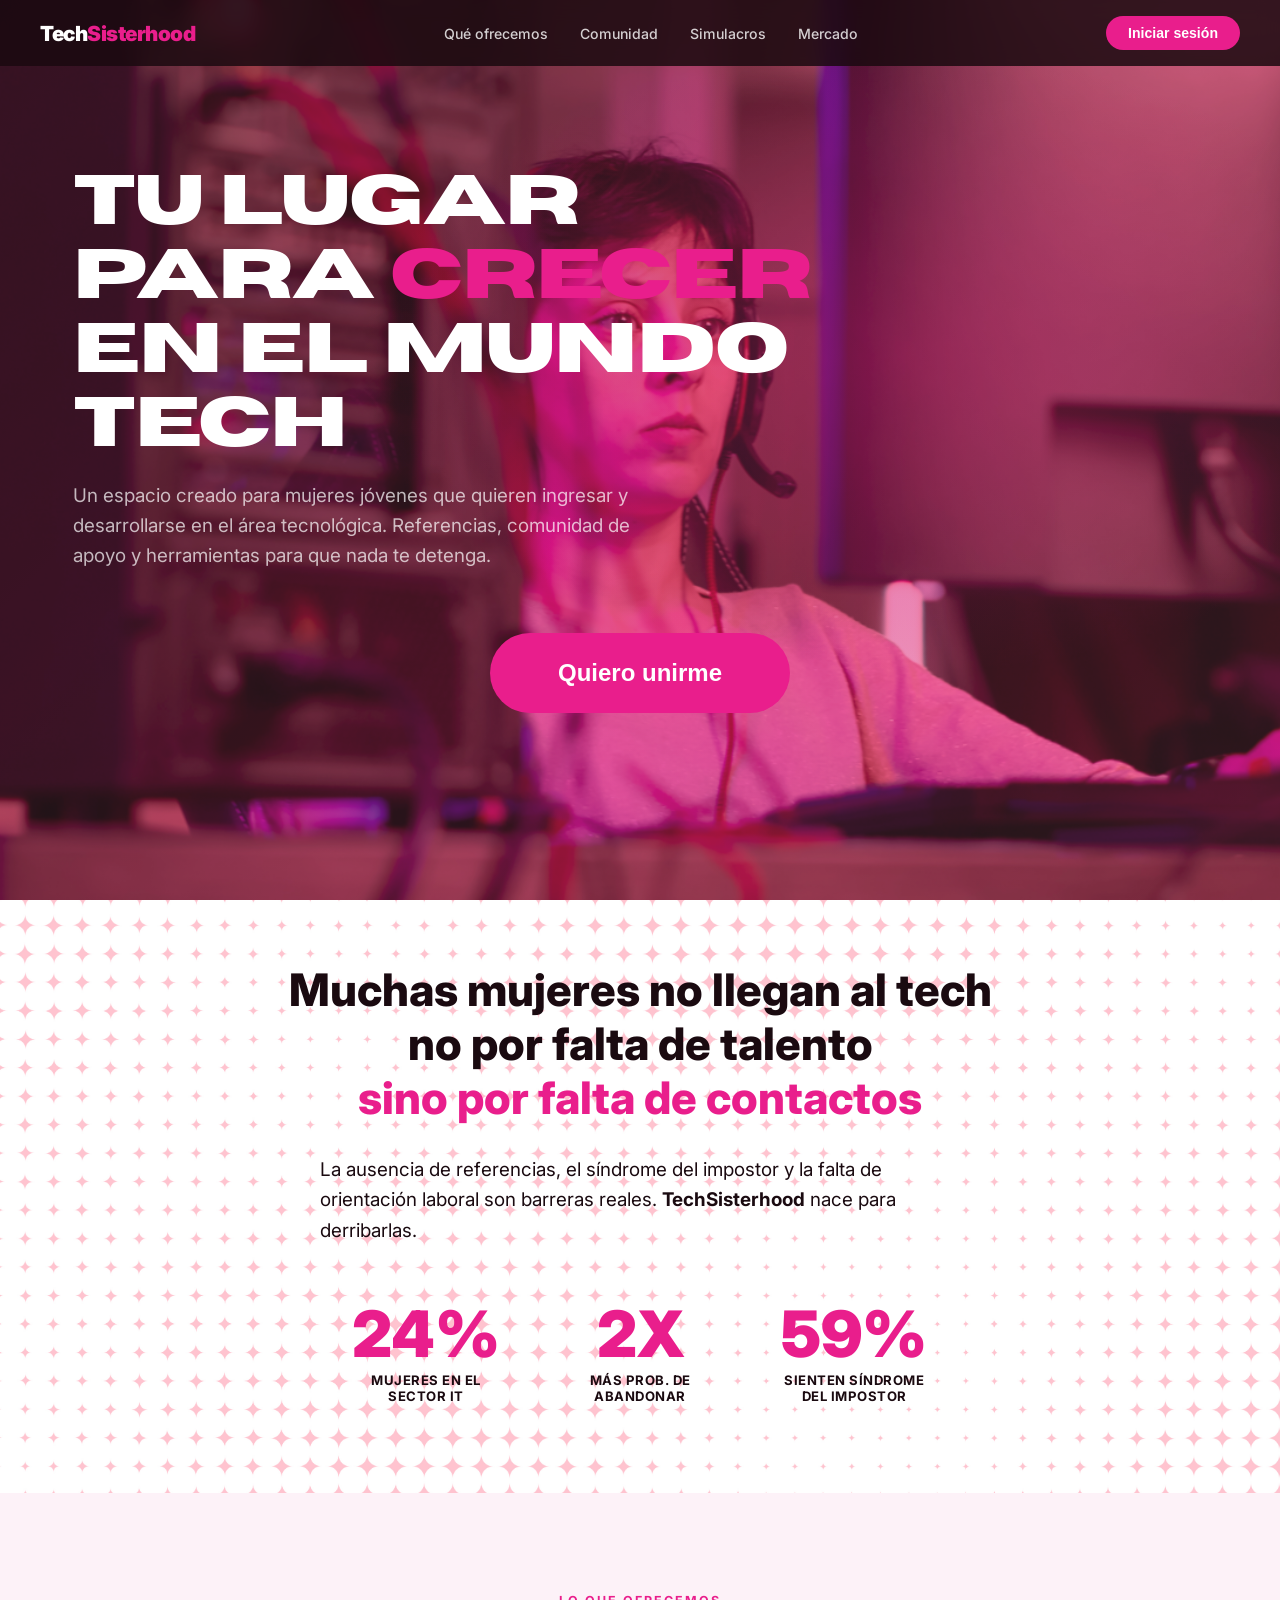
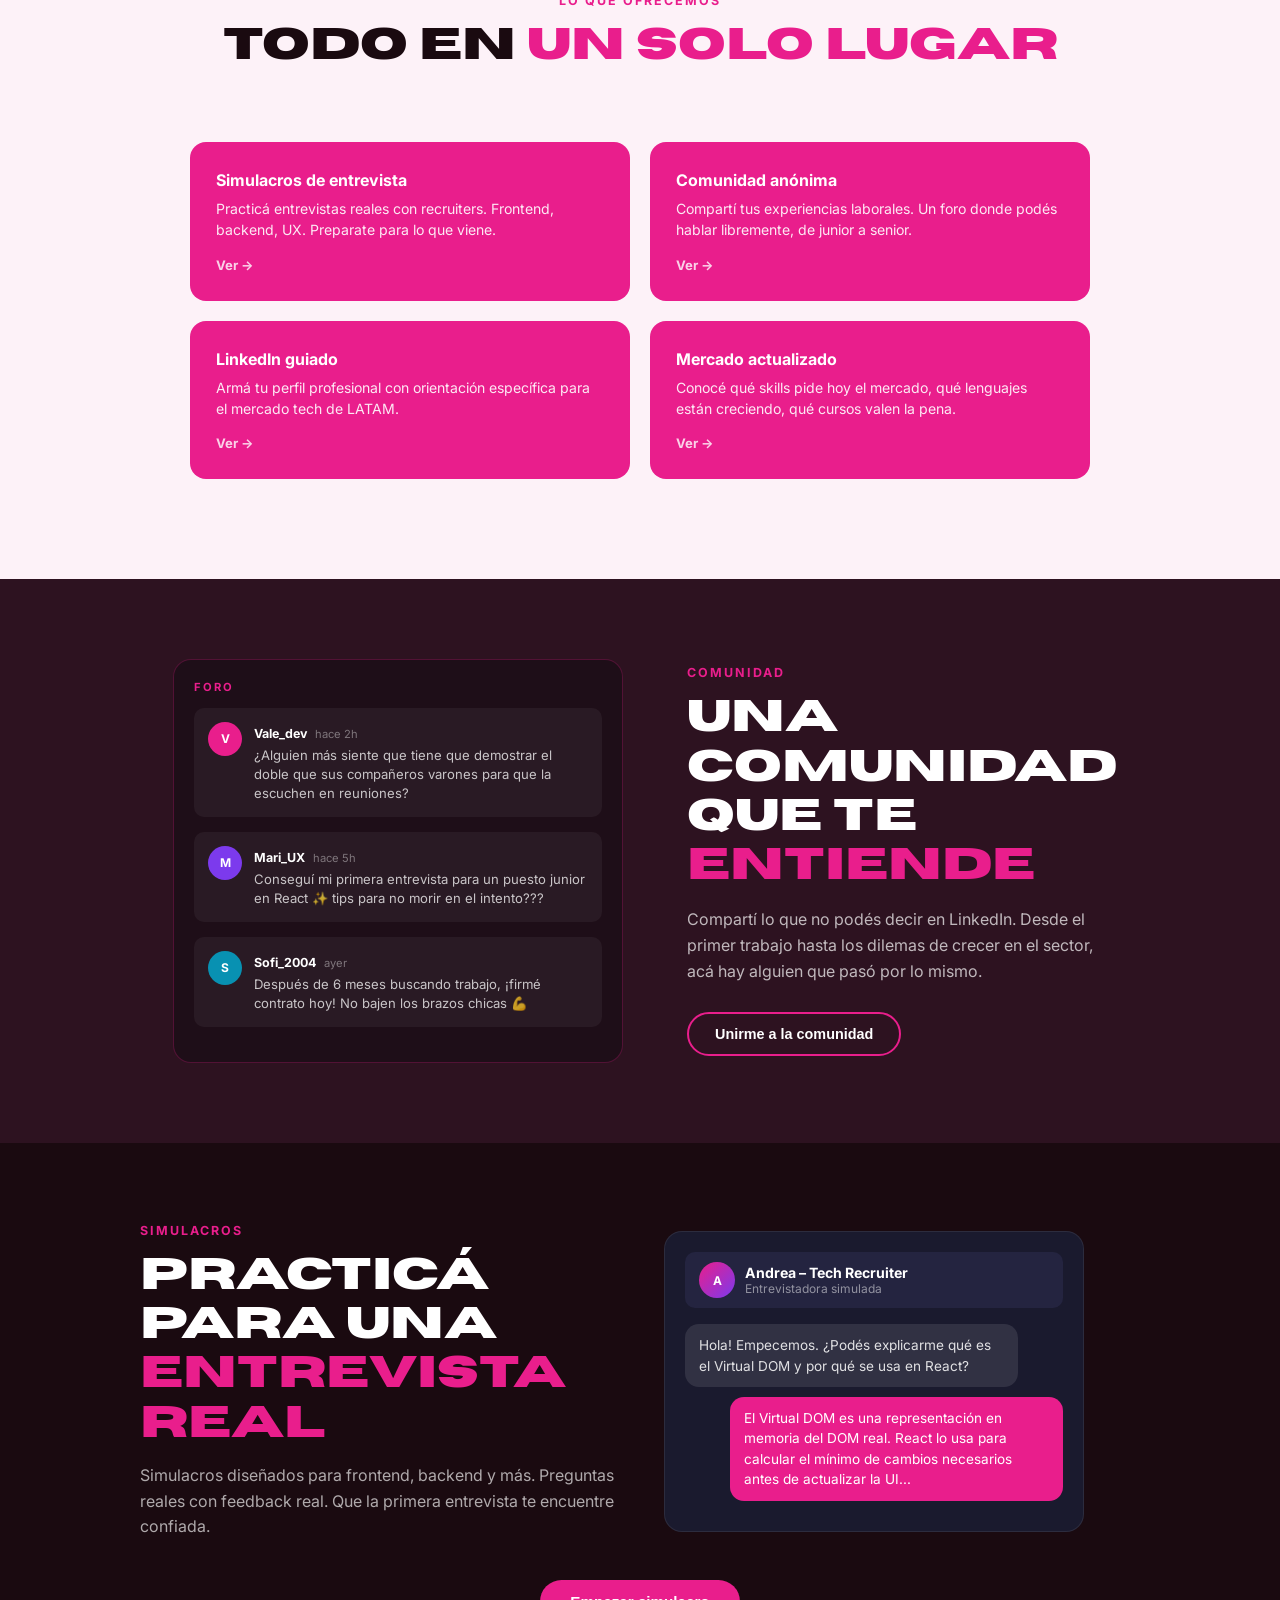
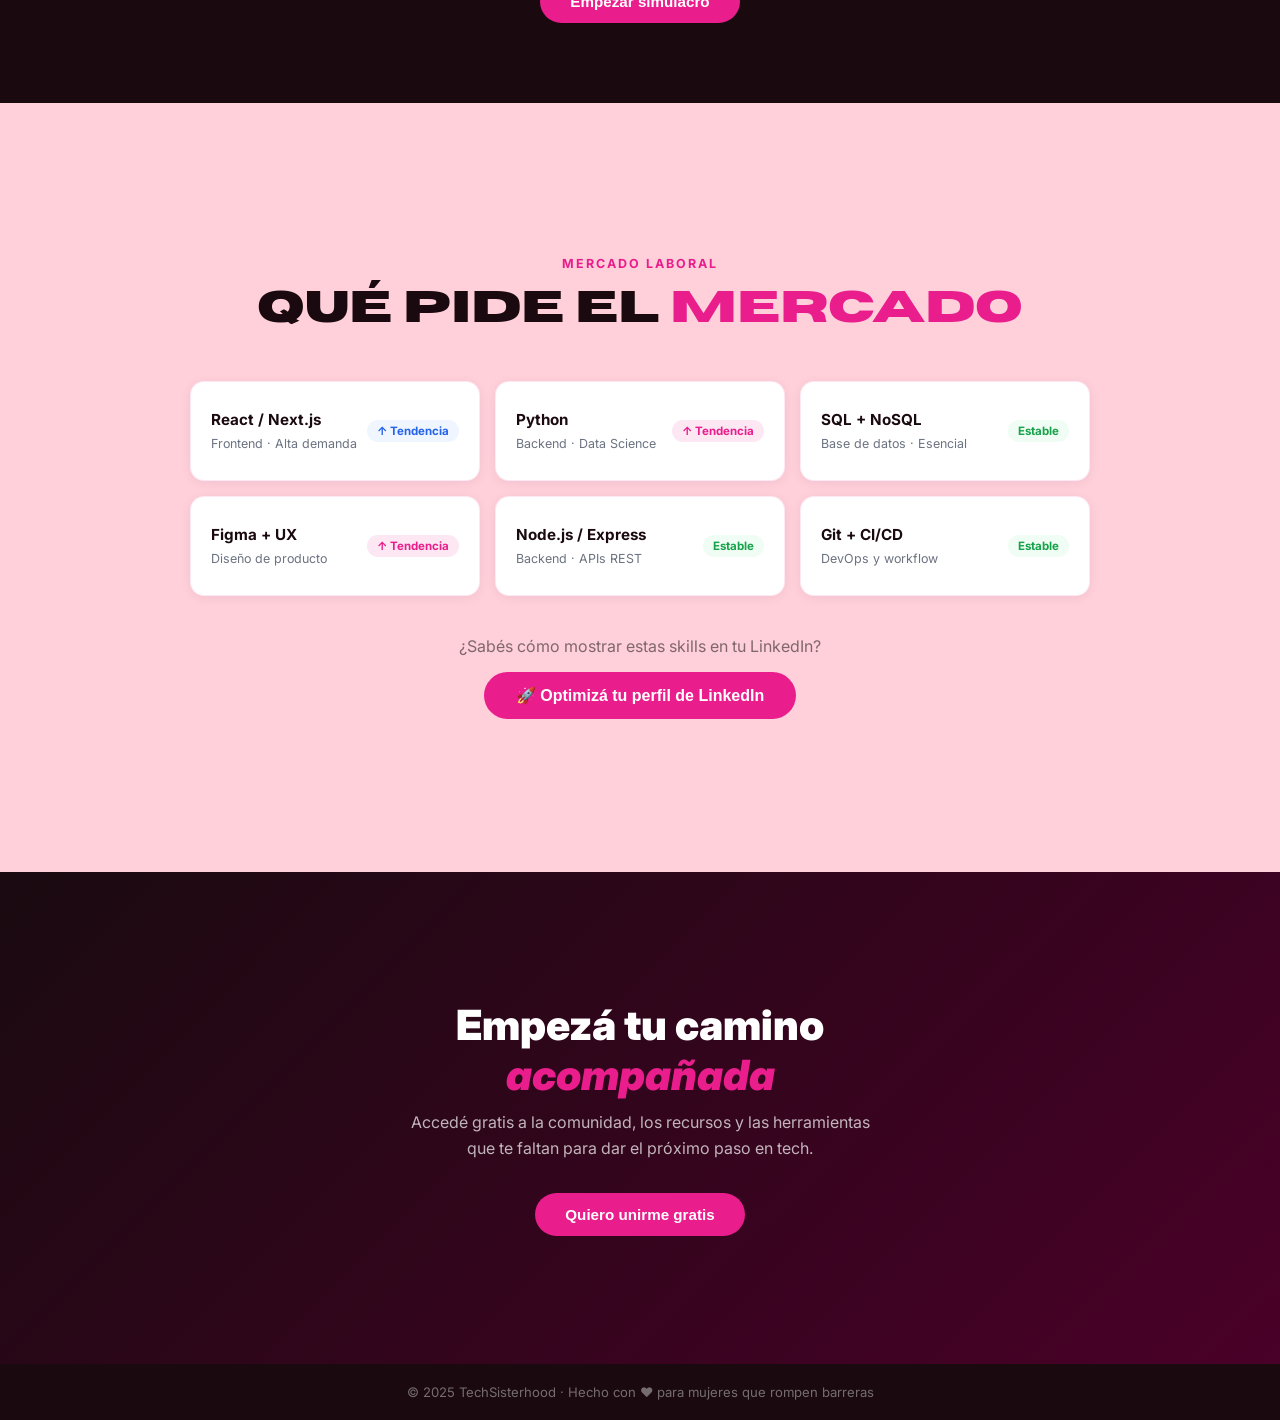
<file: index.html>
<!DOCTYPE html>
<html lang="es">
<head>
  <meta charset="UTF-8" />
  <meta name="viewport" content="width=device-width, initial-scale=1.0"/>
  <title>TechSisterhood – Tu lugar para crecer en el mundo tech</title>
  <link href="https://fonts.googleapis.com/css2?family=Inter:wght@400;500;600;700;800;900&display=swap" rel="stylesheet"/>
  
  <link rel="stylesheet" href="index.css"/>
</head>
<body>

<!-- NAV -->
<nav>
  <div class="logo">Tech<span>Sisterhood</span></div>
  <ul>
    <li><a href="#features">Qué ofrecemos</a></li>
    <li><a href="#community">Comunidad</a></li>
    <li><a href="#simulacros">Simulacros</a></li>
    <li><a href="#mercado">Mercado</a></li>
  </ul>
 <button class="nav-cta" onclick="abrirModal(); mostrarLogin();">Iniciar sesión</button>
</nav>

<!-- HERO -->
<section class="hero">
  <div class="hero-content">
    <h1 class="titulos">Tu lugar para<em> crecer</em> en el mundo tech</h1>
    <p>Un espacio creado para mujeres jóvenes que quieren ingresar y desarrollarse en el área tecnológica. Referencias, comunidad de apoyo y herramientas para que nada te detenga.</p>
  </div>
    <div class="hero-btns">
      <button class="btn-primary" id="botonPrincipal">Quiero unirme</button>
    </div>
</section>

<!-- PROBLEM -->
<section class="problem">
  <h1>Muchas mujeres no llegan al tech<br/> no por falta de talento<br/><em>sino por falta de contactos</em></h1>
  <p>La ausencia de referencias, el síndrome del impostor y la falta de orientación laboral son barreras reales. <strong>TechSisterhood</strong> nace para derribarlas.</p>
  <div class="stats">
    <div class="stat-box">
      <div class="num" data-target="28" data-suffix="%">28%</div>
      <div class="label">Mujeres en el sector IT</div>
    </div>
    <div class="stat-box">
      <div class="num" data-target="3" data-suffix="X">3X</div>
      <div class="label">Más prob. de abandonar</div>
    </div>
    <div class="stat-box">
      <div class="num" data-target="67" data-suffix="%">67%</div>
      <div class="label">Sienten síndrome del impostor</div>
    </div>
  </div>
</section>

<!-- FEATURES -->
<section class="features" id="features">
  <div class="section-label" class="titulos">Lo que ofrecemos</div>
  <div class="section-title"> Todo en <em>un solo lugar</em> </div>
  <div class="features-grid">
    <div class="feature-card">
      <h3>Simulacros de entrevista</h3>
      <p>Practicá entrevistas reales con recruiters. Frontend, backend, UX. Preparate para lo que viene.</p>
      <div class="arrow">Ver →</div>
    </div>
    <div class="feature-card">
      <h3>Comunidad anónima</h3>
      <p>Compartí tus experiencias laborales. Un foro donde podés hablar libremente, de junior a senior.</p>
      <div class="arrow">Ver →</div>
    </div>
    <div class="feature-card">
      <h3>LinkedIn guiado</h3>
      <p>Armá tu perfil profesional con orientación específica para el mercado tech de LATAM.</p>
      <div class="arrow" onclick="abrirLinkedin()">Ver →</div>
    </div>
    <div class="feature-card">
      <h3>Mercado actualizado</h3>
      <p>Conocé qué skills pide hoy el mercado, qué lenguajes están creciendo, qué cursos valen la pena.</p>
      <div class="arrow">Ver →</div>
    </div>
  </div>
</section>

<!-- COMMUNITY -->
<section class="community" id="community">
  <div class="forum-mockup">
    <div class="forum-label">Foro</div>
    <div class="forum-post">
      <div class="avatar">V</div>
      <div class="post-body">
        <div><span class="post-user">Vale_dev</span><span class="post-time">hace 2h</span></div>
        <div class="post-text">¿Alguien más siente que tiene que demostrar el doble que sus compañeros varones para que la escuchen en reuniones?</div>
      </div>
    </div>
    <div class="forum-post">
      <div class="avatar" style="background:#7c3aed">M</div>
      <div class="post-body">
        <div><span class="post-user">Mari_UX</span><span class="post-time">hace 5h</span></div>
        <div class="post-text">Conseguí mi primera entrevista para un puesto junior en React ✨ tips para no morir en el intento???</div>
      </div>
    </div>
    <div class="forum-post">
      <div class="avatar" style="background:#0891b2">S</div>
      <div class="post-body">
        <div><span class="post-user">Sofi_2004</span><span class="post-time">ayer</span></div>
        <div class="post-text">Después de 6 meses buscando trabajo, ¡firmé contrato hoy! No bajen los brazos chicas 💪</div>
      </div>
    </div>
  </div>
  <div class="community-text">
    <div class="section-label">Comunidad</div>
    <h2 class="titulos">Una comunidad<br/>que te <em>entiende</em></h2>
    <p>Compartí lo que no podés decir en LinkedIn. Desde el primer trabajo hasta los dilemas de crecer en el sector, acá hay alguien que pasó por lo mismo.</p>
    <button class="btn-pink-outline" onclick="abrirModalComunidad()">Unirme a la comunidad</button>
  </div>
</section>

<!-- SIMULACROS -->
<section class="simulacros" id="simulacros">
  <div class="simulacros-grid">
    <div class="simulacros-text">
      <div class="section-label">Simulacros</div>
      <h2 class="titulos">Practicá para una<br/><em>entrevista real</em></h2>
      <p>Simulacros diseñados para frontend, backend y más. Preguntas reales con feedback real. Que la primera entrevista te encuentre confiada.</p>
    </div>
    <div class="chat-mockup">
      <div class="chat-header">
        <div class="chat-avatar">A</div>
        <div>
          <div class="chat-name">Andrea – Tech Recruiter</div>
          <div class="chat-role">Entrevistadora simulada</div>
        </div>
      </div>
      <div class="chat-bubble bubble-recruiter">Hola! Empecemos. ¿Podés explicarme qué es el Virtual DOM y por qué se usa en React?</div>
      <div class="chat-bubble bubble-user">El Virtual DOM es una representación en memoria del DOM real. React lo usa para calcular el mínimo de cambios necesarios antes de actualizar la UI...</div>
    </div>
  </div>
<button class="btn-simulacro" onclick="window.location.href='btnsimulacro/btn.html'">Empezar simulacro</button>
</section>

<!-- MERCADO -->
<section class="mercado" id="mercado">
  <div class="section-label">Mercado laboral</div>
  <div class="section-title" class="titulos">Qué pide el <em>mercado</em></div>
  <div class="mercado-grid">
    <div class="skill-card">
      <div class="skill-info">
        <h4>React / Next.js</h4>
        <span>Frontend · Alta demanda</span>
      </div>
      <span class="skill-tag tag-demand">↑ Tendencia</span>
    </div>
    <div class="skill-card">
      <div class="skill-info">
        <h4>Python</h4>
        <span>Backend · Data Science</span>
      </div>
      <span class="skill-tag tag-trend">↑ Tendencia</span>
    </div>
    <div class="skill-card">
      <div class="skill-info">
        <h4>SQL + NoSQL</h4>
        <span>Base de datos · Esencial</span>
      </div>
      <span class="skill-tag tag-stable">Estable</span>
    </div>
    <div class="skill-card">
      <div class="skill-info">
        <h4>Figma + UX</h4>
        <span>Diseño de producto</span>
      </div>
      <span class="skill-tag tag-trend">↑ Tendencia</span>
    </div>
    <div class="skill-card">
      <div class="skill-info">
        <h4>Node.js / Express</h4>
        <span>Backend · APIs REST</span>
      </div>
      <span class="skill-tag tag-stable">Estable</span>
    </div>
    <div class="skill-card">
      <div class="skill-info">
        <h4>Git + CI/CD</h4>
        <span>DevOps y workflow</span>
      </div>
      <span class="skill-tag tag-stable">Estable</span>
    </div>
  </div>
  <div style="text-align:center; margin-top:40px">
  <p style="color:rgba(0,0,0,0.5); margin-bottom:16px">¿Sabés cómo mostrar estas skills en tu LinkedIn?</p>
  <button style="background:#e91e8c; color:white; border:none; border-radius:25px; padding:14px 32px; font-size:1rem; font-weight:600; cursor:pointer;" onclick="abrirLinkedin()">🚀 Optimizá tu perfil de LinkedIn</button>
</div>
</section>

<!-- CTA FINAL -->
<section class="cta-final">
  <h2>Empezá tu camino<br/><em>acompañada</em></h2>
  <p>Accedé gratis a la comunidad, los recursos y las herramientas que te faltan para dar el próximo paso en tech.</p>
  <button class="btn-primary">Quiero unirme gratis</button>
</section>

<!-- FOOTER -->
<footer>
  © 2025 TechSisterhood · Hecho con ❤️ para mujeres que rompen barreras
</footer>


<div id="modal" class="modal-overlay" style="display:none">
  <div class="modal-box">
    <button class="modal-close" onclick="cerrarModal()">✕</button>

    <div id="vista-registro">
      <h2>Registro</h2>
      <div class="input-group">
        <span>👤</span>
        <input type="text" id="reg-nombre" placeholder="Nombre" />
      </div>
      <div class="input-group">
        <span>✉️</span>
        <input type="email" id="reg-email" placeholder="Correo" />
      </div>
      <div class="input-group">
        <span>🔒</span>
        <input type="password" id="reg-pass" placeholder="Contraseña" />
      </div>
      <div class="modal-btns">
        <button class="btn-registro" onclick="registrar()">Registro</button>
        <button class="btn-switch" onclick="mostrarLogin()">Login</button>
      </div>
      <p class="link-cambio">¿Ya tenés cuenta? <span onclick="mostrarLogin()">Iniciá sesión</span></p>
    </div>

    <div id="vista-login" style="display:none">
      <h2>Login</h2>
      <div class="input-group">
        <span>✉️</span>
        <input type="email" id="log-email" placeholder="Correo" />
      </div>
      <div class="input-group">
        <span>🔒</span>
        <input type="password" id="log-pass" placeholder="Contraseña" />
      </div>
      <div class="modal-btns">
        <button class="btn-registro" onclick="mostrarRegistro()">Registro</button>
        <button class="btn-switch" onclick="login()">Login</button>
      </div>
      <p class="link-cambio">¿No tenés cuenta? <span onclick="mostrarRegistro()">Registrate</span></p>
    </div>
  </div>
</div>
<!-- MODAL COMUNIDAD -->
<div id="modal-comunidad" class="modal-overlay" style="display:none">
  <div class="modal-box">
    <button class="modal-close" onclick="cerrarModalComunidad()">✕</button>
    <h2>Compartí tu experiencia 💬</h2>
    <p style="color:rgba(255,255,255,0.6); font-size:0.9rem;">Contale a la comunidad algo que te pasó, aprendiste o querés compartir.</p>
    <input type="text" id="com-usuario" placeholder="Tu nombre o usuario" />
    <textarea id="com-mensaje" placeholder="Escribí tu mensaje aquí..." rows="4"></textarea>
    <button class="btn-registro" onclick="publicarComentario()">Publicar</button>
  </div>
</div>
<!-- MODAL LINKEDIN -->
<div id="modal-linkedin" class="modal-overlay" style="display:none">
  <div class="modal-box" style="max-width:480px">
    <button class="modal-close" onclick="cerrarLinkedin()">✕</button>
    <h2>LinkedIn que impacta 🚀</h2>
    <p style="color:rgba(255,255,255,0.6); font-size:0.9rem; margin-bottom:8px">Tacheá cada punto que ya tenés listo:</p>
    
    <div class="linkedin-checklist">
      <label class="check-item">
        <input type="checkbox" onchange="verificarChecklist()"/>
        <span>📸 Foto profesional con fondo neutro y buena iluminación</span>
      </label>
      <label class="check-item">
        <input type="checkbox" onchange="verificarChecklist()"/>
        <span>✍️ Titular con rol + tecnologías + propuesta de valor. Ej: "Frontend Developer | React & JavaScript | Apasionada por crear experiencias digitales"</span>
      </label>
      <label class="check-item">
        <input type="checkbox" onchange="verificarChecklist()"/>
        <span>📝 Resumen (About) que cuenta tu historia: de dónde venís, hacia dónde vas y qué te diferencia</span>
      </label>
      <label class="check-item">
        <input type="checkbox" onchange="verificarChecklist()"/>
        <span>💼 Experiencia con logros concretos, no solo tareas. Usá números cuando puedas</span>
      </label>
      <label class="check-item">
        <input type="checkbox" onchange="verificarChecklist()"/>
        <span>🛠️ Skills técnicas agregadas: lenguajes, frameworks, herramientas (React, Figma, Python, etc)</span>
      </label>
      <label class="check-item">
        <input type="checkbox" onchange="verificarChecklist()"/>
        <span>🎓 Cursos y certificaciones visibles (Platzi, Udemy, Coursera, bootcamps)</span>
      </label>
      <label class="check-item">
        <input type="checkbox" onchange="verificarChecklist()"/>
        <span>🚀 Proyectos propios con link a GitHub o deploy en vivo</span>
      </label>
      <label class="check-item">
        <input type="checkbox" onchange="verificarChecklist()"/>
        <span>🔗 URL personalizada de LinkedIn (ej: linkedin.com/in/tunombre)</span>
      </label>
      <label class="check-item">
        <input type="checkbox" onchange="verificarChecklist()"/>
        <span>🌟 Al menos 3 recomendaciones de compañeras, mentoras o profesoras</span>
      </label>
      <label class="check-item">
        <input type="checkbox" onchange="verificarChecklist()"/>
        <span>📢 Actividad: compartí contenido tech, comentá posts del sector, mostrá que estás en el mundo</span>
      </label>
    </div>

    <div class="linkedin-progreso">
      <div class="progreso-barra">
        <div class="progreso-fill" id="progreso-fill"></div>
      </div>
      <span id="progreso-texto">0/10 completados</span>
    </div>

    <button class="btn-registro" id="btn-guia" style="display:none" onclick="window.location.href='guia-linkedin/guia.html'">
      🎉 ¡Ver guía completa!
    </button>
  </div>
</div>
<script src="index.js"></script>
</body>
</html>
</file>
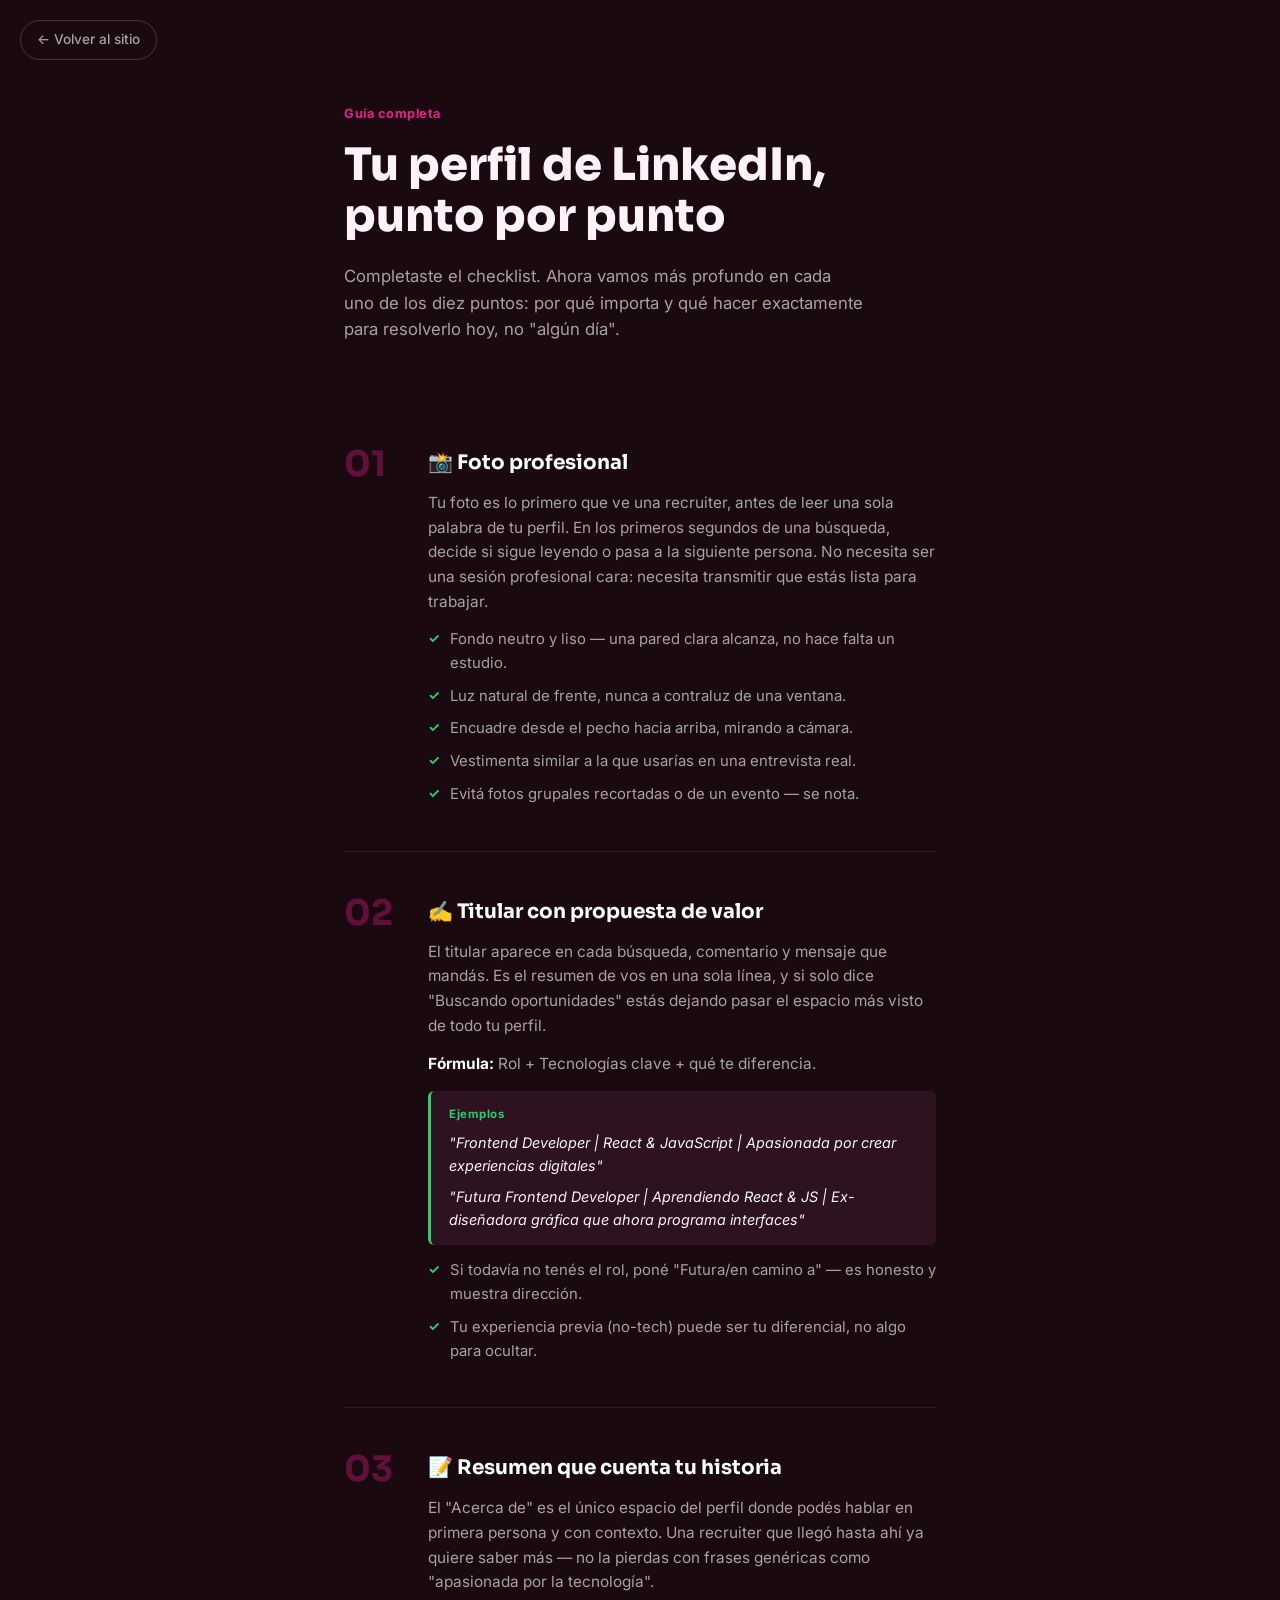
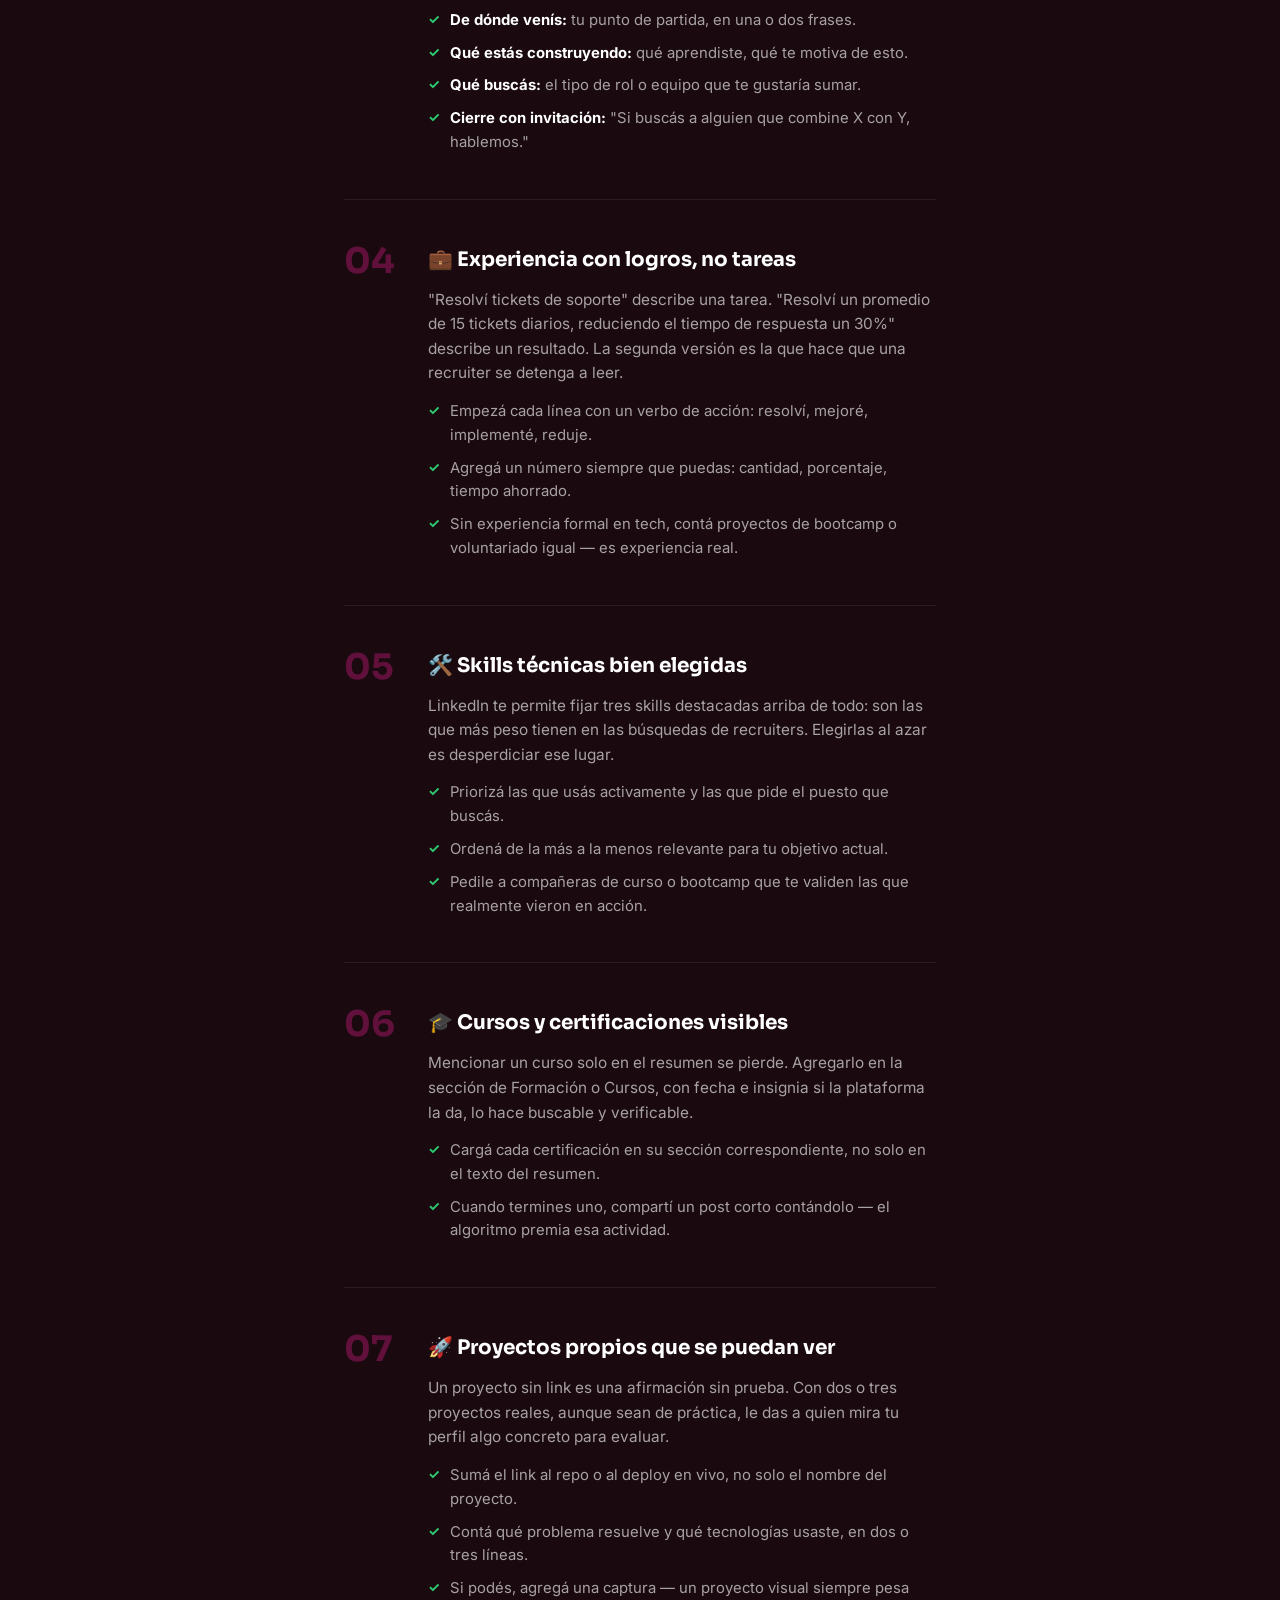
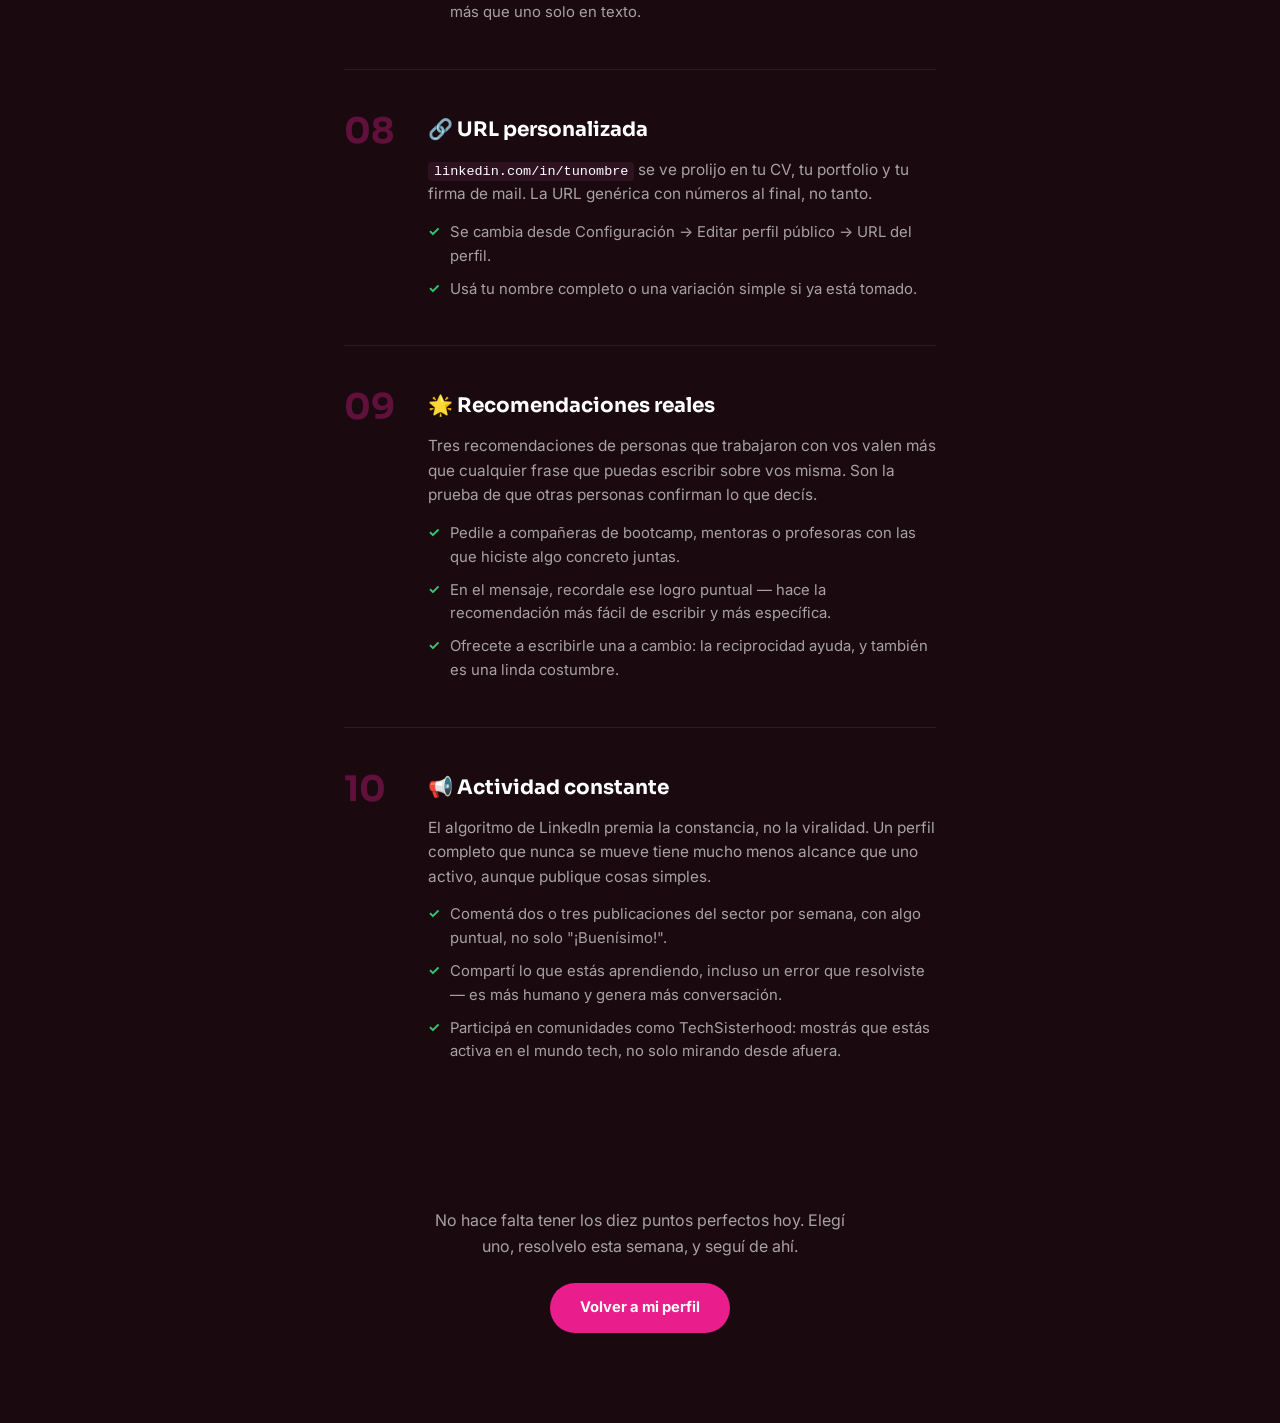
<file: guia-linkedin/guia.html>
<!DOCTYPE html>
<html lang="es">
<head>
<meta charset="UTF-8">
<meta name="viewport" content="width=device-width, initial-scale=1.0">
<title>Guía completa · LinkedIn que impacta</title>
<link rel="preconnect" href="https://fonts.googleapis.com">
<link href="https://fonts.googleapis.com/css2?family=Sora:wght@600;700;800&family=Inter:wght@400;500;600&display=swap" rel="stylesheet">
<link rel="stylesheet" href="guia.css">
</head>
<body>

<a class="volver" href="../index.html">← Volver al sitio</a>

<header class="hero-guia">
  <span class="eyebrow">Guía completa</span>
  <h1>Tu perfil de LinkedIn,<br>punto por punto</h1>
  <p class="intro">
    Completaste el checklist. Ahora vamos más profundo en cada uno de los diez puntos:
    por qué importa y qué hacer exactamente para resolverlo hoy, no "algún día".
  </p>
</header>

<main class="guia">

  <section class="punto" id="punto-1">
    <div class="num">01</div>
    <div class="contenido">
      <h2>📸 Foto profesional</h2>
      <p>
        Tu foto es lo primero que ve una recruiter, antes de leer una sola palabra de tu perfil.
        En los primeros segundos de una búsqueda, decide si sigue leyendo o pasa a la siguiente persona.
        No necesita ser una sesión profesional cara: necesita transmitir que estás lista para trabajar.
      </p>
      <ul class="tips">
        <li>Fondo neutro y liso — una pared clara alcanza, no hace falta un estudio.</li>
        <li>Luz natural de frente, nunca a contraluz de una ventana.</li>
        <li>Encuadre desde el pecho hacia arriba, mirando a cámara.</li>
        <li>Vestimenta similar a la que usarías en una entrevista real.</li>
        <li>Evitá fotos grupales recortadas o de un evento — se nota.</li>
      </ul>
    </div>
  </section>

  <section class="punto" id="punto-2">
    <div class="num">02</div>
    <div class="contenido">
      <h2>✍️ Titular con propuesta de valor</h2>
      <p>
        El titular aparece en cada búsqueda, comentario y mensaje que mandás. Es el resumen de vos
        en una sola línea, y si solo dice "Buscando oportunidades" estás dejando pasar el espacio
        más visto de todo tu perfil.
      </p>
      <p class="formula"><strong>Fórmula:</strong> Rol + Tecnologías clave + qué te diferencia.</p>
      <div class="ejemplo">
        <span class="ejemplo-label">Ejemplos</span>
        <p>"Frontend Developer | React &amp; JavaScript | Apasionada por crear experiencias digitales"</p>
        <p>"Futura Frontend Developer | Aprendiendo React &amp; JS | Ex-diseñadora gráfica que ahora programa interfaces"</p>
      </div>
      <ul class="tips">
        <li>Si todavía no tenés el rol, poné "Futura/en camino a" — es honesto y muestra dirección.</li>
        <li>Tu experiencia previa (no-tech) puede ser tu diferencial, no algo para ocultar.</li>
      </ul>
    </div>
  </section>

  <section class="punto" id="punto-3">
    <div class="num">03</div>
    <div class="contenido">
      <h2>📝 Resumen que cuenta tu historia</h2>
      <p>
        El "Acerca de" es el único espacio del perfil donde podés hablar en primera persona y
        con contexto. Una recruiter que llegó hasta ahí ya quiere saber más — no la pierdas con
        frases genéricas como "apasionada por la tecnología".
      </p>
      <ul class="tips">
        <li><strong>De dónde venís:</strong> tu punto de partida, en una o dos frases.</li>
        <li><strong>Qué estás construyendo:</strong> qué aprendiste, qué te motiva de esto.</li>
        <li><strong>Qué buscás:</strong> el tipo de rol o equipo que te gustaría sumar.</li>
        <li><strong>Cierre con invitación:</strong> "Si buscás a alguien que combine X con Y, hablemos."</li>
      </ul>
    </div>
  </section>

  <section class="punto" id="punto-4">
    <div class="num">04</div>
    <div class="contenido">
      <h2>💼 Experiencia con logros, no tareas</h2>
      <p>
        "Resolví tickets de soporte" describe una tarea. "Resolví un promedio de 15 tickets diarios,
        reduciendo el tiempo de respuesta un 30%" describe un resultado. La segunda versión es la
        que hace que una recruiter se detenga a leer.
      </p>
      <ul class="tips">
        <li>Empezá cada línea con un verbo de acción: resolví, mejoré, implementé, reduje.</li>
        <li>Agregá un número siempre que puedas: cantidad, porcentaje, tiempo ahorrado.</li>
        <li>Sin experiencia formal en tech, contá proyectos de bootcamp o voluntariado igual — es experiencia real.</li>
      </ul>
    </div>
  </section>

  <section class="punto" id="punto-5">
    <div class="num">05</div>
    <div class="contenido">
      <h2>🛠️ Skills técnicas bien elegidas</h2>
      <p>
        LinkedIn te permite fijar tres skills destacadas arriba de todo: son las que más peso
        tienen en las búsquedas de recruiters. Elegirlas al azar es desperdiciar ese lugar.
      </p>
      <ul class="tips">
        <li>Priorizá las que usás activamente y las que pide el puesto que buscás.</li>
        <li>Ordená de la más a la menos relevante para tu objetivo actual.</li>
        <li>Pedile a compañeras de curso o bootcamp que te validen las que realmente vieron en acción.</li>
      </ul>
    </div>
  </section>

  <section class="punto" id="punto-6">
    <div class="num">06</div>
    <div class="contenido">
      <h2>🎓 Cursos y certificaciones visibles</h2>
      <p>
        Mencionar un curso solo en el resumen se pierde. Agregarlo en la sección de Formación o
        Cursos, con fecha e insignia si la plataforma la da, lo hace buscable y verificable.
      </p>
      <ul class="tips">
        <li>Cargá cada certificación en su sección correspondiente, no solo en el texto del resumen.</li>
        <li>Cuando termines uno, compartí un post corto contándolo — el algoritmo premia esa actividad.</li>
      </ul>
    </div>
  </section>

  <section class="punto" id="punto-7">
    <div class="num">07</div>
    <div class="contenido">
      <h2>🚀 Proyectos propios que se puedan ver</h2>
      <p>
        Un proyecto sin link es una afirmación sin prueba. Con dos o tres proyectos reales,
        aunque sean de práctica, le das a quien mira tu perfil algo concreto para evaluar.
      </p>
      <ul class="tips">
        <li>Sumá el link al repo o al deploy en vivo, no solo el nombre del proyecto.</li>
        <li>Contá qué problema resuelve y qué tecnologías usaste, en dos o tres líneas.</li>
        <li>Si podés, agregá una captura — un proyecto visual siempre pesa más que uno solo en texto.</li>
      </ul>
    </div>
  </section>

  <section class="punto" id="punto-8">
    <div class="num">08</div>
    <div class="contenido">
      <h2>🔗 URL personalizada</h2>
      <p>
        <code>linkedin.com/in/tunombre</code> se ve prolijo en tu CV, tu portfolio y tu firma de
        mail. La URL genérica con números al final, no tanto.
      </p>
      <ul class="tips">
        <li>Se cambia desde Configuración → Editar perfil público → URL del perfil.</li>
        <li>Usá tu nombre completo o una variación simple si ya está tomado.</li>
      </ul>
    </div>
  </section>

  <section class="punto" id="punto-9">
    <div class="num">09</div>
    <div class="contenido">
      <h2>🌟 Recomendaciones reales</h2>
      <p>
        Tres recomendaciones de personas que trabajaron con vos valen más que cualquier frase que
        puedas escribir sobre vos misma. Son la prueba de que otras personas confirman lo que decís.
      </p>
      <ul class="tips">
        <li>Pedile a compañeras de bootcamp, mentoras o profesoras con las que hiciste algo concreto juntas.</li>
        <li>En el mensaje, recordale ese logro puntual — hace la recomendación más fácil de escribir y más específica.</li>
        <li>Ofrecete a escribirle una a cambio: la reciprocidad ayuda, y también es una linda costumbre.</li>
      </ul>
    </div>
  </section>

  <section class="punto" id="punto-10">
    <div class="num">10</div>
    <div class="contenido">
      <h2>📢 Actividad constante</h2>
      <p>
        El algoritmo de LinkedIn premia la constancia, no la viralidad. Un perfil completo que
        nunca se mueve tiene mucho menos alcance que uno activo, aunque publique cosas simples.
      </p>
      <ul class="tips">
        <li>Comentá dos o tres publicaciones del sector por semana, con algo puntual, no solo "¡Buenísimo!".</li>
        <li>Compartí lo que estás aprendiendo, incluso un error que resolviste — es más humano y genera más conversación.</li>
        <li>Participá en comunidades como TechSisterhood: mostrás que estás activa en el mundo tech, no solo mirando desde afuera.</li>
      </ul>
    </div>
  </section>

</main>

<footer class="cierre">
  <p>No hace falta tener los diez puntos perfectos hoy. Elegí uno, resolvelo esta semana, y seguí de ahí.</p>
  <a class="btn-volver" href="../index.html">Volver a mi perfil</a>
</footer>

</body>
</html>
</file>
<file: index.css>
*, *::before, *::after { box-sizing: border-box; margin: 0; padding: 0; }

@font-face {
  font-family: 'Horizon';
  src: url('data/horizon.otf') format('opentype');
  font-weight: 700;
  font-style: normal;
}

:root {
  --pink:      #e91e8c;
  --pink-light:#f472b6;
  --dark:      #1a0a10;
  --dark2:     #2d1220;
  --white:     #ffffff;
  --offwhite:  #fdf2f8;
  --gray:      #6b7280;
  --card-bg:   #fce7f3;
}

body {
  font-family: 'Inter', sans-serif;
  color: var(--dark);
  background: var(--white);
  overflow-x: hidden;
}

.titulos, .section-title {
  font-family: 'Horizon', sans-serif;
}

.problem, .features, .community, .simulacros, .mercado, .cta-final {
  min-height: auto;
}


/* ─── NAV ─── */
nav {
  position: fixed; top: 0; left: 0; right: 0;
  z-index: 100;
  display: flex; align-items: center; justify-content: space-between;
  padding: 16px 40px;
  background: rgba(26,10,16,0.85);
  backdrop-filter: blur(10px);
}
.logo {
  font-size: 1.3rem; font-weight: 900; color: var(--white); letter-spacing: -0.5px;
}
.logo span { color: var(--pink); }
nav ul { display: flex; gap: 32px; list-style: none; }
nav ul a { color: rgba(255,255,255,0.8); text-decoration: none; font-size: .88rem; font-weight: 500; transition: color .2s; }
nav ul a:hover { color: var(--pink); }
nav .nav-cta {
  background: var(--pink); color: var(--white);
  border: none; border-radius: 24px;
  padding: 9px 22px; font-size: .88rem; font-weight: 700;
  cursor: pointer; transition: opacity .2s;
}
nav .nav-cta:hover { opacity: .85; }

/* ─── HERO ─── */
.hero {
  min-height: 100vh;
  background:
     linear-gradient(135deg, rgba(106,26,58,0.5) 0%, rgba(196,0,106,0.4) 60%, rgba(224,53,122,0.35) 100%),
    url('data/CET onepage base.png');
  background-size: cover;
  background-position: center;
  background-blend-mode: multiply;
  align-items: center;
  padding: 120px 24px 80px;
  position: relative; overflow: hidden;
}
.hero::before {
  content: '';
  position: absolute; inset: 0;
  background: radial-gradient(ellipse 60% 50% at 70% 40%, rgba(233,30,140,.25) 0%, transparent 70%);
  z-index: 0;
  pointer-events: none;
}
.hero-content { position: relative; z-index: 2; max-width: 70%; padding-left: 4% }
.hero h1 {
  font-size: clamp(2.6rem, 6vw, 4.4rem);
  font-weight: 900;
  line-height: 1.05;
  color: var(--white);
  text-transform: uppercase;
  letter-spacing: -1px;
  margin-bottom: 20px;
  margin-top: 5vh;
  text-align: left;

}
.hero h1 em { color: var(--pink); font-style: normal; }
.hero p {
  color: rgba(255,255,255,.7);
  font-size: 1.18rem; line-height: 1.6;
  max-width: 570px; 
} 
.hero-btns { margin-top: 5%; display: flex; justify-content: center; flex-wrap: wrap; }

/* ─── BUTTONS ─── */
.btn-primary , .btn-simulacro{
  background: var(--pink); color: var(--white);
  border: none; border-radius: 28px;
  padding: 13px 30px; font-size: .95rem; font-weight: 700;
  cursor: pointer; transition: transform .15s, opacity .2s;
}

#botonPrincipal{
  font-size: 1.5rem; line-height: 1.6;
  min-width: 300px;
  min-height: 80px;
  border-radius: 58px;
}

.btn-primary:hover { opacity: .88; transform: translateY(-1px); }

/*Boton borrado*/
.btn-outline {
  background: transparent; color: var(--white);
  border: 2px solid rgba(255,255,255,.45);
  border-radius: 28px;
  padding: 11px 28px; font-size: .95rem; font-weight: 600;
  cursor: pointer; transition: border-color .2s;
}
.btn-outline:hover { border-color: var(--white); }
.btn-pink-outline {
  border: 2px solid var(--pink); color: var(--white);
  background: transparent; border-radius: 28px;
  padding: 12px 26px; font-size: .9rem; font-weight: 700;
  cursor: pointer; transition: background .2s;
}
.btn-pink-outline:hover { background: var(--pink); }

/* ─── PROBLEM STRIP ─── */
.problem {
  background: url('data/fondoProblems.jpg');
  background-size: 120%;
  background-repeat: no-repeat;
  background-position: center;
  position: relative;
  padding: 5% 0 7% 0;
}

.problem::before {
  content: '';
  position: absolute;
  inset: 0;
  background: rgba(255, 255, 255, 0.7);
  z-index: 0;
}

.problem > * {
  position: relative;
  z-index: 1;
}

.problem h1 {
  text-align: center;
  font-size: 2.8rem;
  font-weight: 800;
  line-height: 1.2;
  margin-bottom: 12px;
}
.problem h1 em { color: var(--pink); font-style: normal; }
.problem p { text-align: left; color: var(--black); max-width: 50%; margin: 30px auto 56px; font-size: 1.18rem; line-height: 1.6;}
.stats { display: flex; gap: 5%; justify-content: center; flex-wrap: wrap; }
.stat-box { text-align: center; }
.stat-box .num {
  font-size: clamp(3.2rem, 5vw, 4.2rem);
  font-weight: 900; color: var(--pink); line-height: 1;
}
.stat-box .label {
  font-size: .82rem; color: var(--black); font-weight: 700;
  text-transform: uppercase; letter-spacing: .5px; margin-top: 6px; max-width: 150px;
}

/* ─── SECTION HELPERS ─── */
.section-label {
  text-align: center;
  font-size: .78rem; font-weight: 700;
  text-transform: uppercase; letter-spacing: 2px;
  color: var(--pink);
  margin-bottom: 12px;
}
.section-title {
  text-align: center;
  font-size: clamp(1.8rem, 4vw, 2.8rem);
  font-weight: 900;
  line-height: 1.1;
  margin-bottom: 48px;
}
.section-title em { color: var(--pink); font-style: normal; }

/* ─── FEATURES ─── */
.features {
  background: var(--offwhite);
  padding: 100px 24px;
}
.features-grid {
  padding-top: 2%;
  display: grid;
  grid-template-columns: repeat(2, 1fr); /* 2 columnas fijas en PC */
  gap: 20px;
  max-width: 900px;
  margin: 0 auto;
}
.feature-card {
  background: var(--pink);
  border-radius: 16px;
  padding: 28px 26px;
  color: var(--white);
  cursor: pointer;
  transition: transform .2s;
}
.feature-card:hover { transform: translateY(-3px); }
.feature-card h3 { font-size: 1rem; font-weight: 700; margin-bottom: 8px; }
.feature-card p { font-size: .88rem; opacity: .9; line-height: 1.5; }
.feature-card .arrow { margin-top: 16px; font-size: .82rem; font-weight: 700; opacity: .8; }

/* ─── COMMUNITY ─── */
.community {
  padding: 80px 24px;
  background: var(--dark2);
  display: flex; align-items: center; justify-content: center;
  gap: 64px; flex-wrap: wrap;
}
.forum-mockup {
  background: #1e0e18;
  border-radius: 18px;
  padding: 20px;
  width: 450px;
  max-width: 100%;
  border: 1px solid rgba(233,30,140,.25);
}
.forum-label {
  font-size: .7rem; font-weight: 700; letter-spacing: 2px;
  text-transform: uppercase; color: var(--pink); margin-bottom: 14px;
}
.forum-post {
  display: flex; gap: 12px; align-items: flex-start;
  background: rgba(255,255,255,.05);
  border-radius: 10px; padding: 14px;
  margin-bottom: 15px;
}
.avatar {
  width: 34px; height: 34px; border-radius: 50%;
  background: var(--pink);
  display: flex; align-items: center; justify-content: center;
  font-size: .75rem; font-weight: 700; color: var(--white);
  flex-shrink: 0;
}
.post-body { flex: 1; }
.post-user { font-size: .78rem; font-weight: 700; color: var(--white); }
.post-time { font-size: .7rem; color: rgba(255,255,255,.4); margin-left: 8px; }
.post-text { font-size: .82rem; color: rgba(255,255,255,.75); line-height: 1.45; margin-top: 4px; }
.community-text { max-width: 420px; color: var(--white); }
.community-text .section-label { text-align: left; }
.community-text h2 {
  font-size: clamp(1.8rem, 4vw, 2.8rem);
  font-weight: 900; line-height: 1.1;
  text-transform: uppercase; margin-bottom: 18px;
}
.community-text h2 em { color: var(--pink); font-style: normal; }
.community-text p { color: rgba(255,255,255,.7); line-height: 1.6; margin-bottom: 28px; }

/* ─── SIMULACROS ─── */
.simulacros {
  padding: 80px 24px;
  background: var(--dark);
  text-align: center;
}

.simulacros-grid {
  display: grid;
  grid-template-columns: 1fr 1fr;
  gap: 48px;
  align-items: center;
  max-width: 1000px;
  margin: 0 auto 40px;
  text-align: left;
}

.simulacros-text .section-label { text-align: left; }

.simulacros h2 {
  font-size: clamp(1.8rem, 4vw, 2.8rem);
  font-weight: 900; line-height: 1.1;
  text-transform: uppercase;
  color: var(--white);
  margin-bottom: 16px;
}
.simulacros h2 em { color: var(--pink); font-style: normal; }
.simulacros-text p { color: rgba(255,255,255,.65); line-height: 1.6; margin: 0; }

.chat-mockup {
  background: #1a1a2e;
  border-radius: 18px;
  padding: 20px;
  max-width: 420px;
  text-align: left;
  border: 1px solid rgba(255,255,255,.08);
}
.chat-header {
  display: flex; align-items: center; gap: 10px;
  background: #242440; border-radius: 10px; padding: 10px 14px;
  margin-bottom: 16px;
}
.chat-avatar {
  width: 36px; height: 36px; border-radius: 50%;
  background: linear-gradient(135deg, var(--pink), #7c3aed);
  display: flex; align-items: center; justify-content: center;
  font-size: .75rem; color: var(--white); font-weight: 700;
}
.chat-name { font-size: .88rem; font-weight: 700; color: var(--white); }
.chat-role { font-size: .75rem; color: rgba(255,255,255,.5); }
.chat-bubble {
  border-radius: 14px; padding: 11px 14px;
  font-size: .85rem; line-height: 1.5;
  margin-bottom: 10px; max-width: 88%;
}
.bubble-recruiter { background: rgba(255,255,255,.1); color: rgba(255,255,255,.85); }
.bubble-user { background: var(--pink); color: var(--white); margin-left: auto; }

/* ─── MERCADO ─── */
.mercado {
  padding: 12% 24px;
  background-color: #ffcfda;
}
.mercado-grid {
  display: grid;
  grid-template-columns: repeat(auto-fit, minmax(240px, 1fr));
  gap: 15px;
  max-width: 900px;
  margin: 0 auto;
}
.skill-card {
  height: 100px;
  background: var(--white);
  border-radius: 14px;
  padding: 16px 20px;
  display: flex; 
  align-items: center; 
  justify-content: space-between;
  box-shadow: 0 2px 12px rgba(0,0,0,.06);
  border: 1px solid rgba(233,30,140,.1);
}
.skill-info h4 { font-size: .95rem; font-weight: 700; margin-bottom: 3px; }
.skill-info span { font-size: .78rem; color: var(--gray); }
.skill-tag {
  font-size: .72rem; font-weight: 700; border-radius: 20px;
  padding: 4px 10px; white-space: nowrap;
}
.tag-trend  { background: #fce7f3; color: var(--pink); }
.tag-stable { background: #f0fdf4; color: #16a34a; }
.tag-demand { background: #eff6ff; color: #2563eb; }

/* ─── CTA FINAL ─── */
.cta-final {
  background: linear-gradient(135deg, #1a0a10 0%, #4a0028 100%);
  text-align: center;
  padding: 10% 0 10% 0;
}
.cta-final h2 {
  font-size: clamp(1.8rem, 4vw, 2.6rem);
  font-weight: 900; color: var(--white);
  margin-bottom: 10px;
}
.cta-final h2 em { color: var(--pink); font-style: italic; }
.cta-final p { color: rgba(255,255,255,.7); max-width: 460px; margin: 0 auto 32px; line-height: 1.6; }

/* ─── FOOTER ─── */
footer {
  background: var(--dark);
  padding: 20px 40px;
  text-align: center;
  font-size: .82rem;
  color: rgba(255,255,255,.4);
}

/* ─── RESPONSIVE ─── */
@media (max-width: 640px) {
  nav ul { display: none; }
  nav { padding: 14px 20px; }
  .community { flex-direction: column; gap: 40px; }
  .community-text { text-align: center; }
  .community-text .section-label { text-align: center; }
  .btn-pink-outline { width: 100%; }
}
.modal-overlay {
  position: fixed;
  top: 0; left: 0;
  width: 100%; height: 100%;
  background: rgba(0,0,0,0.6);
  z-index: 1000;
  display: flex;
  align-items: center;
  justify-content: center;
}

/*Pop up registro*/
.modal-box {
  background: #aa0760;
  border-radius: 20px;
  padding: 40px;
  width: 100%;
  max-width: 380px;
  display: flex;
  flex-direction: column;
  gap: 16px;
}

.modal-close {
  position: absolute;
  top: 16px; right: 16px;
  background: none;
  border: none;
  color: white;
  font-size: 1.2rem;
  cursor: pointer;
}

.modal-box h2 {
  color: white;
  font-size: 1.5rem;
  text-align: center;
}

.modal-box h2::after {
  content: '';
  display: block;
  width: 40px;
  height: 3px;
  background: #2ecc71;
  margin: 8px auto 0;
  border-radius: 2px;
}

.input-group {
  display: flex;
  align-items: center;
  background: #4a0028 60%;
  border-radius: 8px;
  padding: 12px 16px;
  gap: 12px;
  margin-bottom: 12px;
}

.input-group input {
  background: none;
  border: none;
  outline: none;
  color: white;
  font-size: 1rem;
  width: 100%;
}

.input-group input::placeholder {
  color: rgba(255,255,255,0.4);
}

.modal-btns {
  display: flex;
  gap: 12px;
  margin-top: 8px;
  margin-bottom: 12px;
}

.btn-registro {
  background: #2ecc71;
  color: white;
  border: none;
  border-radius: 25px;
  padding: 12px 28px;
  font-size: 1rem;
  cursor: pointer;
  flex: 1;
}

.btn-switch {
  background: white;
  color: #333;
  border: none;
  border-radius: 25px;
  padding: 12px 28px;
  font-size: 1rem;
  cursor: pointer;
  flex: 1;
}

.link-cambio {
  color: rgba(255,255,255,0.5);
  font-size: 0.85rem;
  text-align: center;
}

.link-cambio span {
  color: #2ecc71;
  cursor: pointer;
}

#modal-comunidad .modal-box input,
#modal-comunidad .modal-box textarea {
  width: 100%;
  padding: 12px 16px;
  border-radius: 8px;
  border: 1px solid rgba(255,255,255,0.2);
  background: rgba(255,255,255,0.05);
  color: white;
  font-size: 1rem;
  box-sizing: border-box;
  resize: none;
}

#modal-comunidad .modal-box textarea::placeholder,
#modal-comunidad .modal-box input::placeholder {
  color: rgba(255,255,255,0.3);
}
.linkedin-checklist {
  display: flex;
  flex-direction: column;
  gap: 12px;
  max-height: 340px;
  overflow-y: auto;
  padding-right: 4px;
}

.check-item {
  display: flex;
  align-items: flex-start;
  gap: 12px;
  cursor: pointer;
  padding: 10px 12px;
  border-radius: 8px;
  background: rgba(255,255,255,0.04);
  transition: background 0.2s;
}

.check-item:hover {
  background: rgba(255,255,255,0.08);
}

.check-item input[type="checkbox"] {
  margin-top: 3px;
  accent-color: #e91e8c;
  width: 16px;
  height: 16px;
  flex-shrink: 0;
}

.check-item span {
  color: rgba(255,255,255,0.8);
  font-size: 0.88rem;
  line-height: 1.5;
}

.check-item:has(input:checked) span {
  color: rgba(255,255,255,0.4);
  text-decoration: line-through;
}

.linkedin-progreso {
  display: flex;
  align-items: center;
  gap: 12px;
  margin-top: 8px;
}

.progreso-barra {
  flex: 1;
  height: 6px;
  background: rgba(255,255,255,0.1);
  border-radius: 10px;
  overflow: hidden;
}

.progreso-fill {
  height: 100%;
  width: 0%;
  background: #e91e8c;
  border-radius: 10px;
  transition: width 0.3s ease;
}

#progreso-texto {
  color: rgba(255,255,255,0.5);
  font-size: 0.85rem;
  white-space: nowrap;
}

.nav-toast {
  position: fixed;
  top: 50%;
  left: 50%;
  transform: translate(-50%, -50%) scale(0.95);
  background: var(--dark);
  color: var(--white);
  padding: 14px 26px;
  border-radius: 30px;
  font-size: .9rem;
  font-weight: 600;
  box-shadow: 0 4px 20px rgba(0,0,0,.25);
  opacity: 0;
  pointer-events: none;
  z-index: 2000;
  transition: opacity .3s ease, transform .3s ease;
}

.nav-toast.show {
  opacity: 1;
  transform: translate(-50%, -50%) scale(1);
}
</file>
<file: guia-linkedin/guia.css>
*, *::before, *::after { box-sizing: border-box; margin: 0; padding: 0; }

:root {
  --pink:    #e91e8c;
  --dark:    #1a0a10;
  --dark2:   #2d1220;
  --white:   #ffffff;
  --offwhite:#fdf2f8;
  --green:   #2ecc71;
  --muted:   rgba(255,255,255,.62);
  --muted2:  rgba(255,255,255,.4);
}

body {
  background: var(--dark);
  color: var(--offwhite);
  font-family: 'Inter', sans-serif;
  line-height: 1.6;
}

h1, h2 {
  font-family: 'Sora', sans-serif;
}

/* ─── Volver ─── */
.volver {
  position: fixed;
  top: 20px;
  left: 20px;
  z-index: 10;
  display: inline-block;
  color: var(--muted);
  text-decoration: none;
  font-size: .85rem;
  font-weight: 500;
  padding: 8px 16px;
  border: 1px solid rgba(255,255,255,.18);
  border-radius: 20px;
  transition: border-color .2s, color .2s;
}
.volver:hover { border-color: var(--pink); color: var(--white); }

/* ─── Hero ─── */
.hero-guia {
  max-width: 640px;
  margin: 0 auto;
  padding: 100px 24px 60px;
  text-align: left;
}
.eyebrow {
  color: var(--pink);
  font-size: .8rem;
  font-weight: 700;
  letter-spacing: .5px;
}
.hero-guia h1 {
  font-size: clamp(2rem, 5vw, 2.8rem);
  font-weight: 800;
  line-height: 1.15;
  margin: 14px 0 20px;
}
.hero-guia .intro {
  color: var(--muted);
  font-size: 1.05rem;
  max-width: 520px;
}

/* ─── Guía ─── */
.guia {
  max-width: 640px;
  margin: 0 auto;
  padding: 0 24px 40px;
}

.punto {
  display: grid;
  grid-template-columns: 64px 1fr;
  gap: 20px;
  padding: 44px 0;
  border-bottom: 1px solid rgba(255,255,255,.08);
}
.punto:last-child { border-bottom: none; }

.num {
  font-family: 'Sora', sans-serif;
  font-size: 2.2rem;
  font-weight: 700;
  color: rgba(233,30,140,.35);
  line-height: 1;
}

.contenido h2 {
  font-size: 1.25rem;
  font-weight: 700;
  color: var(--white);
  margin-bottom: 12px;
}

.contenido p {
  color: var(--muted);
  font-size: .96rem;
  margin-bottom: 14px;
  max-width: 68ch;
}

.formula strong { color: var(--white); }

.ejemplo {
  background: var(--dark2);
  border-left: 3px solid var(--green);
  border-radius: 6px;
  padding: 14px 18px;
  margin-bottom: 14px;
}
.ejemplo-label {
  display: block;
  font-size: .72rem;
  font-weight: 700;
  letter-spacing: .5px;
  color: var(--green);
  margin-bottom: 8px;
}
.ejemplo p {
  color: var(--offwhite);
  font-size: .9rem;
  font-style: italic;
  margin-bottom: 8px;
}
.ejemplo p:last-child { margin-bottom: 0; }

.tips {
  list-style: none;
  display: flex;
  flex-direction: column;
  gap: 9px;
}
.tips li {
  position: relative;
  padding-left: 22px;
  color: var(--muted);
  font-size: .93rem;
}
.tips li::before {
  content: '✓';
  position: absolute;
  left: 0;
  color: var(--green);
  font-weight: 700;
  font-size: .85rem;
}
.tips li strong { color: var(--white); }

code {
  background: var(--dark2);
  padding: 2px 6px;
  border-radius: 4px;
  font-size: .88em;
  color: var(--white);
}

/* ─── Cierre ─── */
.cierre {
  text-align: center;
  padding: 60px 24px 90px;
  max-width: 480px;
  margin: 0 auto;
}
.cierre p {
  color: var(--muted);
  margin-bottom: 24px;
  font-size: 1rem;
}
.btn-volver {
  display: inline-block;
  background: var(--pink);
  color: var(--white);
  text-decoration: none;
  font-weight: 700;
  font-size: .92rem;
  padding: 13px 30px;
  border-radius: 28px;
  transition: opacity .2s;
}
.btn-volver:hover { opacity: .88; }

/* ─── Responsive ─── */
@media (max-width: 560px) {
  .punto { grid-template-columns: 1fr; gap: 8px; }
  .num { font-size: 1.6rem; }
  .hero-guia { padding: 90px 20px 44px; }
}
</file>
